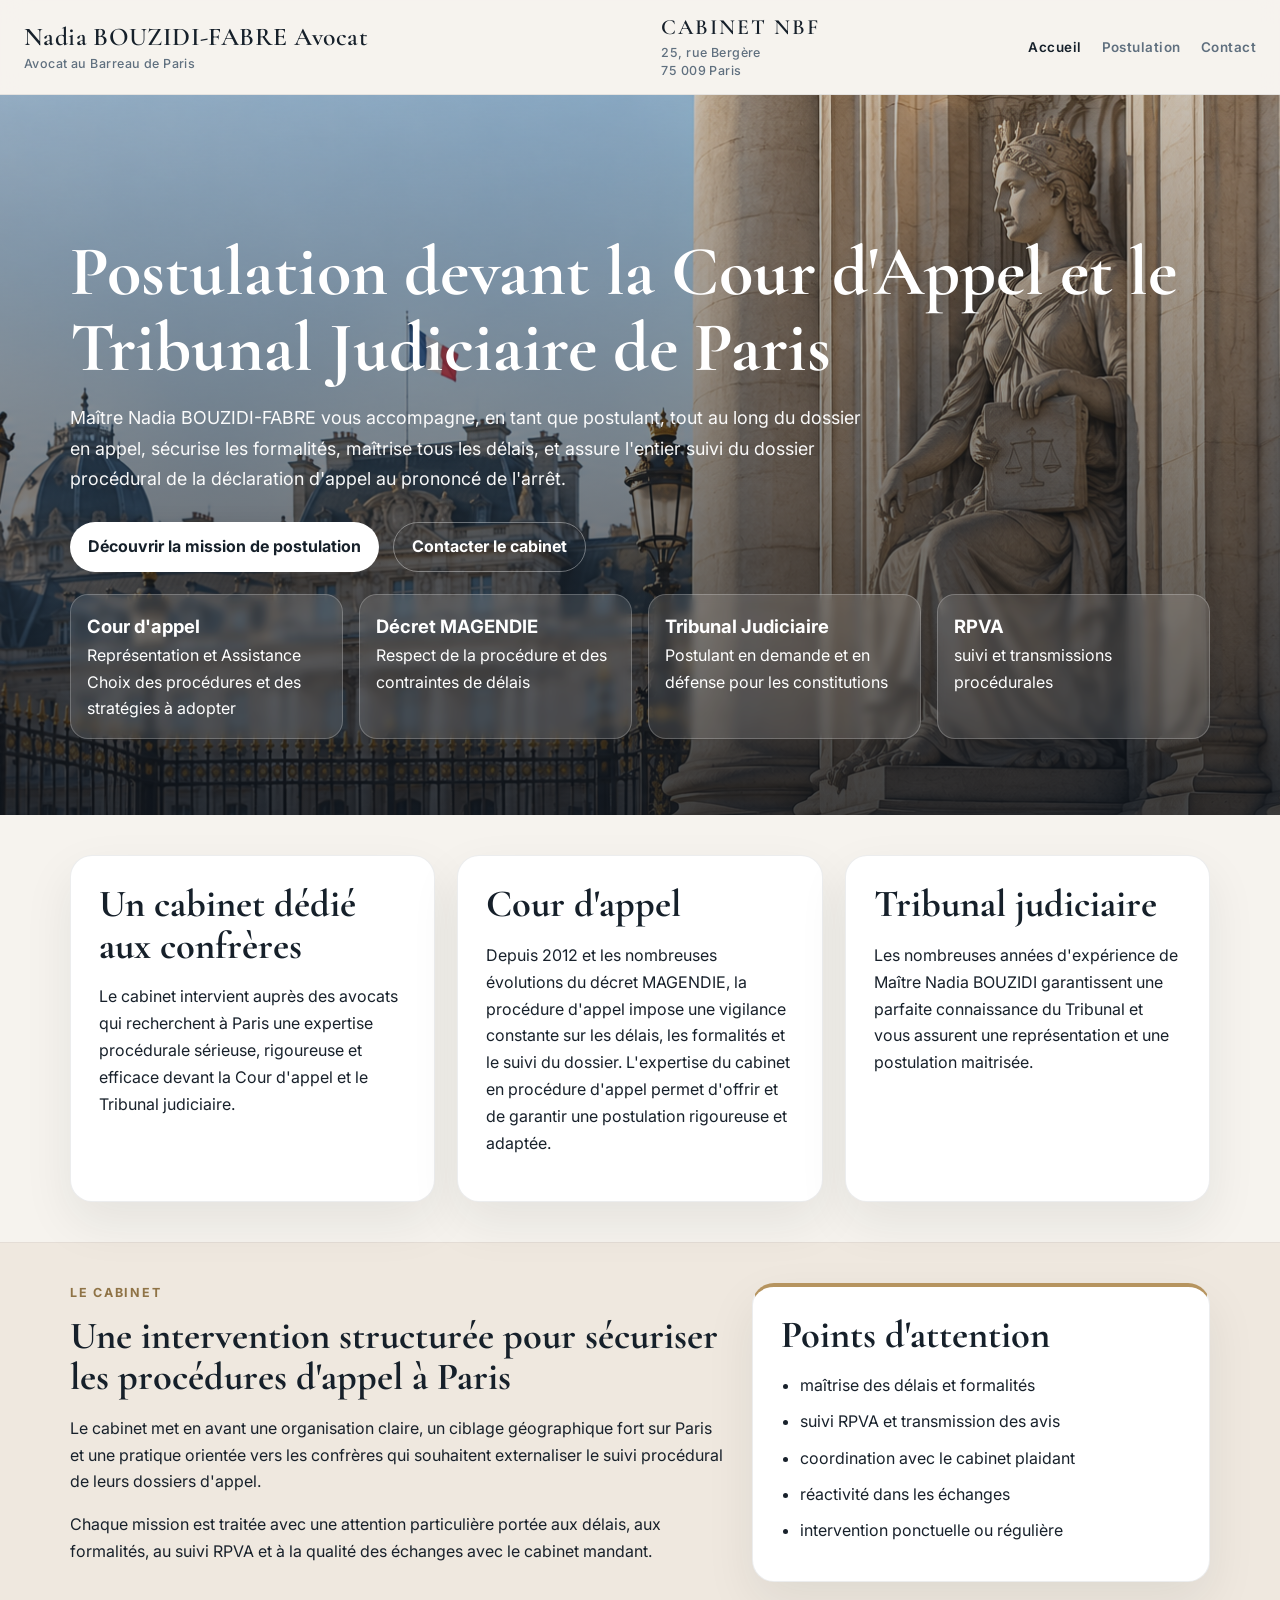
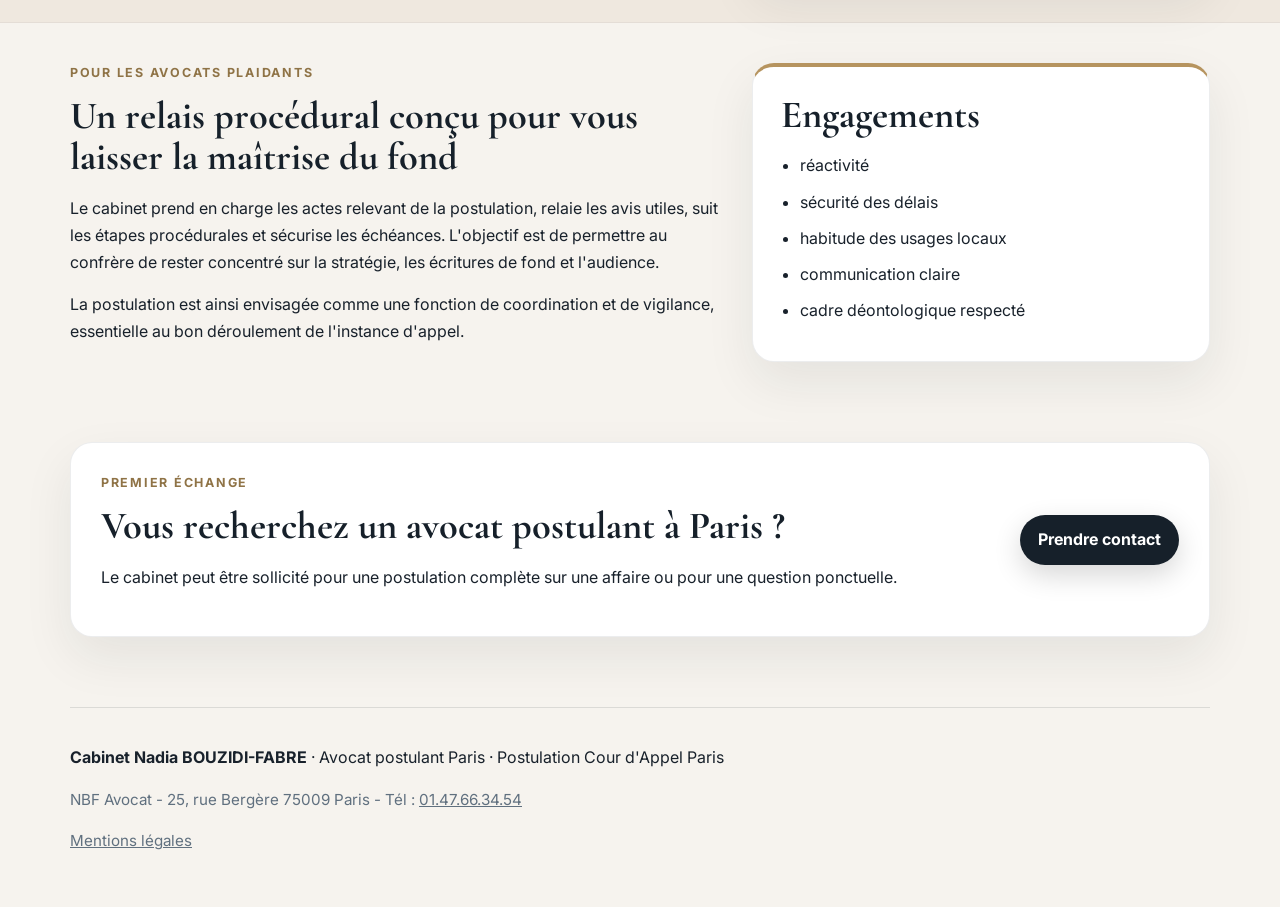
<file: index.html>
<!DOCTYPE html>
<html lang="fr">
<head>
  <meta charset="UTF-8">
  <meta name="viewport" content="width=device-width, initial-scale=1.0">
  <title>Avocat postulant Paris | Cour d'appel et Tribunal judiciaire | NBF Avocat</title>
  <meta name="description" content="NBF Avocat, cabinet de Nadia BOUZIDI-FABRE à Paris, accompagne les confrères en postulation devant la Cour d'appel et le Tribunal judiciaire de Paris : délais, actes, RPVA et suivi procédural.">
  <meta name="robots" content="index,follow">
  <link rel="canonical" href="https://nbf-avocat.fr/">
  <meta property="og:title" content="NBF Avocat | Postulation Cour d'appel et Tribunal judiciaire de Paris">
  <meta property="og:description" content="Postulation à Paris pour les confrères : procédure d'appel, délais, actes, RPVA et représentation devant le Tribunal judiciaire.">
  <meta property="og:type" content="website">
  <meta property="og:url" content="https://nbf-avocat.fr/">
  <meta property="og:image" content="https://nbf-avocat.fr/images/banniere-postulation-paris.png">
  <meta name="twitter:card" content="summary_large_image">
  <meta name="theme-color" content="#16202a">
  <link rel="preconnect" href="https://fonts.googleapis.com">
  <link rel="preconnect" href="https://fonts.gstatic.com" crossorigin>
  <link href="https://fonts.googleapis.com/css2?family=Cormorant+Garamond:wght@500;600;700&family=Inter:wght@400;500;600;700&display=swap" rel="stylesheet">
  <link rel="stylesheet" href="style.css">
  <script type="application/ld+json">
  {
    "@context":"https://schema.org",
    "@type":"LegalService",
    "name":"NBF Avocat – Nadia BOUZIDI-FABRE",
    "url":"https://nbf-avocat.fr/",
    "image":"https://nbf-avocat.fr/images/banniere-postulation-paris.png",
    "telephone":"+33 1 47 66 34 54",
    "address":{
      "@type":"PostalAddress",
      "streetAddress":"25, rue Bergère",
      "postalCode":"75009",
      "addressLocality":"Paris",
      "addressCountry":"FR"
    },
    "areaServed":{"@type":"City","name":"Paris"},
    "description":"Cabinet d'avocat à Paris intervenant pour les confrères en postulation devant la Cour d'appel et le Tribunal judiciaire de Paris.",
    "serviceType":[
      "Postulation Cour d'appel de Paris",
      "Postulation Tribunal judiciaire de Paris",
      "Procédure d'appel",
      "Suivi RPVA",
      "Représentation et assistance"
    ]
  }
  </script>
</head>
<body>
  <header class="site-header">
    <div class="header-inner">
      <div class="header-identity">
        <span class="header-name">Nadia BOUZIDI-FABRE Avocat</span>
        <span class="header-subtitle">Avocat au Barreau de Paris</span>
      </div>

      <div class="header-office">
        <span class="header-office-name">CABINET NBF</span>
        <span class="header-address">25, rue Bergère<br>75 009 Paris</span>
      </div>


      <nav class="nav" aria-label="Navigation principale">
        <a class="active" href="index.html">Accueil</a>
        <a href="postulation-cour-appel-paris.html">Postulation</a>
        <a href="contact-avocat-postulant-paris.html">Contact</a>
      </nav>
    </div>
  </header>
  <main>
    <section class="hero">
      <div class="hero-media">
        <img src="images/banniere-postulation-paris.png" alt="NBF Avocat, cabinet de postulation devant la Cour d’appel et le Tribunal judiciaire de Paris" fetchpriority="high" decoding="async">
      </div>
      <div class="container hero-content">
        <p class="eyebrow"></p>
        <h1>Postulation devant la Cour d'Appel et le Tribunal Judiciaire de Paris</h1>
        <p class="lead">Maître Nadia BOUZIDI-FABRE vous accompagne, en tant que postulant, tout au long du dossier en appel, sécurise les formalités, maîtrise tous les délais, et assure l'entier suivi du dossier procédural de la déclaration d'appel au prononcé de l'arrêt.</p>
        <div class="hero-actions">
          <a class="button primary" href="postulation-cour-appel-paris.html">Découvrir la mission de postulation</a>
          <a class="button secondary" href="contact-avocat-postulant-paris.html">Contacter le cabinet</a>
        </div>
        <div class="grid-kpis">
          <div class="kpi"><strong>Cour d'appel</strong><span>Représentation et Assistance<BR>Choix des procédures et des stratégies à adopter</span></div>
          <div class="kpi"><strong>Décret MAGENDIE</strong><span>Respect de la procédure et des contraintes de délais</span></div>
          <div class="kpi"><strong>Tribunal Judiciaire</strong><span>Postulant en demande et en défense pour les constitutions</span></div>
          <div class="kpi"><strong>RPVA</strong><span>suivi et transmissions procédurales</span></div>
        </div>
      </div>
    </section>

    <section class="section">
      <div class="container cards three">
        <article class="card"><h2>Un cabinet dédié aux confrères</h2><p>Le cabinet intervient auprès des avocats qui recherchent à Paris une expertise procédurale sérieuse, rigoureuse et efficace devant la Cour d'appel et le Tribunal judiciaire.</p></article>
        <article class="card"><h2>Cour d'appel</h2><p>Depuis 2012 et les nombreuses évolutions du décret MAGENDIE, la procédure d'appel impose une vigilance constante sur les délais, les formalités et le suivi du dossier. L'expertise du cabinet en procédure d'appel permet d'offrir et de garantir une postulation rigoureuse et adaptée.</p></article>
        <article class="card"><h2>Tribunal judiciaire</h2><p>Les nombreuses années d'expérience de Maître Nadia BOUZIDI garantissent une parfaite connaissance du Tribunal et vous assurent une représentation et une postulation maitrisée.</p></article>
      </div>
    </section>

    <section class="section alt">
      <div class="container split">
        <div>
          <p class="eyebrow">Le cabinet</p>
          <h2>Une intervention structurée pour sécuriser les procédures d'appel à Paris</h2>
          <p>Le cabinet met en avant une organisation claire, un ciblage géographique fort sur Paris et une pratique orientée vers les confrères qui souhaitent externaliser le suivi procédural de leurs dossiers d'appel.</p>
          <p>Chaque mission est traitée avec une attention particulière portée aux délais, aux formalités, au suivi RPVA et à la qualité des échanges avec le cabinet mandant.</p>
        </div>
        <aside class="panel">
          <h2>Points d'attention</h2>
          <ul class="plain-list">
            <li>maîtrise des délais et formalités</li>
            <li>suivi RPVA et transmission des avis</li>
            <li>coordination avec le cabinet plaidant</li>
            <li>réactivité dans les échanges</li>
            <li>intervention ponctuelle ou régulière</li>
          </ul>
        </aside>
      </div>
    </section>

    <section class="section">
      <div class="container split">
        <div>
          <p class="eyebrow">Pour les avocats plaidants</p>
          <h2>Un relais procédural conçu pour vous laisser la maîtrise du fond</h2>
          <p>Le cabinet prend en charge les actes relevant de la postulation, relaie les avis utiles, suit les étapes procédurales et sécurise les échéances. L'objectif est de permettre au confrère de rester concentré sur la stratégie, les écritures de fond et l'audience.</p>
          <p>La postulation est ainsi envisagée comme une fonction de coordination et de vigilance, essentielle au bon déroulement de l'instance d'appel.</p>
        </div>
        <div class="panel">
          <h2>Engagements</h2>
          <ul class="plain-list">
            <li>réactivité</li>
            <li>sécurité des délais</li>
            <li>habitude des usages locaux</li>
            <li>communication claire</li>
            <li>cadre déontologique respecté</li>
          </ul>
        </div>
      </div>
    </section>
<!--
    <section class="section alt">
      <div class="container faq">
        <h2>Questions fréquentes</h2>
        <div class="faq-item"><h3>Le cabinet travaille-t-il principalement pour des confrères ?</h3><p>Oui. Le site est conçu pour les avocats qui recherchent à Paris un postulant en cour d'appel ou un relais procédural local sur un dossier d'appel.</p></div>
        <div class="faq-item"><h3>Que couvre la mission de postulation ?</h3><p>La mission couvre les formalités procédurales confiées au cabinet, le suivi des délais, les transmissions utiles, le suivi RPVA et l'information du confrère mandant sur l'avancement du dossier.</p></div>
        <div class="faq-item"><h3>Le cabinet peut-il intervenir sur une mission ponctuelle ?</h3><p>Oui. Le cabinet peut être sollicité pour une postulation ponctuelle comme pour une collaboration plus régulière selon les besoins du confrère.</p></div>
      </div>
    </section>
-->
    <section class="section cta">
      <div class="container cta-box">
        <div>
          <p class="eyebrow">Premier échange</p>
          <h2>Vous recherchez un avocat postulant à Paris ?</h2>
          <p>Le cabinet peut être sollicité pour une postulation complète sur une affaire ou pour une question ponctuelle.</p>
        </div>
        <a class="button primary" href="contact-avocat-postulant-paris.html">Prendre contact</a>
      </div>
    </section>
  </main>
  <footer class="site-footer">
    <div class="container footer-wrap">
      <p><strong>Cabinet Nadia BOUZIDI-FABRE</strong> · Avocat postulant Paris · Postulation Cour d'Appel Paris</p>
      <p class="small">NBF Avocat - 25, rue Bergère 75009 Paris - Tél : <a href="tel:+33147663454">01.47.66.34.54</a></p>
      <p class="small"><a href="mentions-legales.html">Mentions légales</a></p>
    </div>
  </footer>
</body>
</html>
</file>
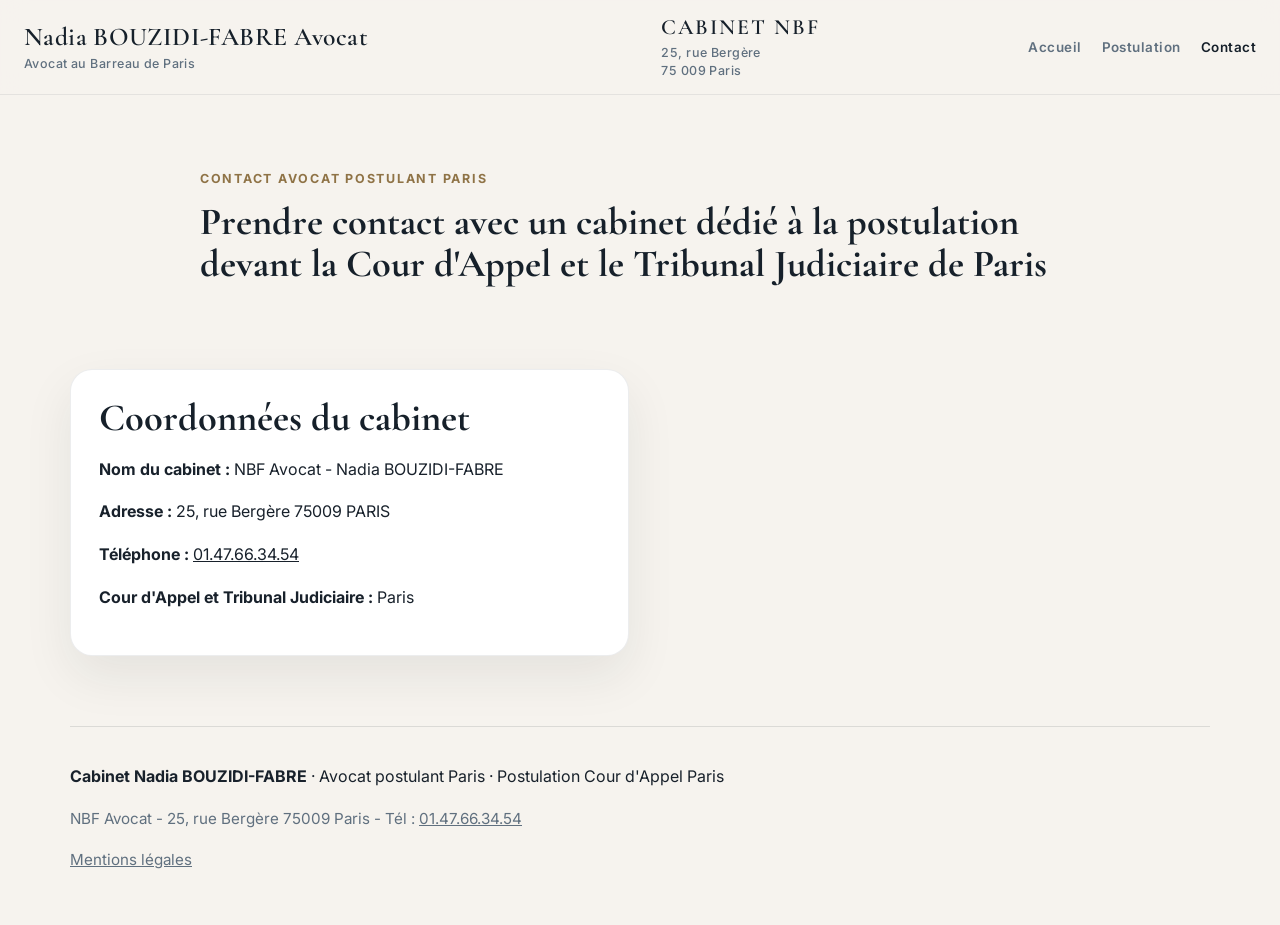
<file: contact-avocat-postulant-paris.html>
<!DOCTYPE html>
<html lang="fr">
<head>
  <meta charset="UTF-8">
  <meta name="viewport" content="width=device-width, initial-scale=1.0">
  <title>Contact NBF Avocat | Avocat postulant Paris</title>
  <meta name="description" content="Contacter NBF Avocat – Nadia BOUZIDI-FABRE, 25 rue Bergère, 75009 Paris, pour une postulation devant la Cour d'appel ou le Tribunal judiciaire de Paris.">
  <meta name="robots" content="index,follow">
  <link rel="canonical" href="https://nbf-avocat.fr/contact-avocat-postulant-paris.html">
  <meta property="og:title" content="Contact NBF Avocat | Postulation à Paris">
  <meta property="og:description" content="Coordonnées du cabinet NBF Avocat de Nadia BOUZIDI-FABRE à Paris pour les dossiers de postulation devant la Cour d'appel et le Tribunal judiciaire.">
  <meta property="og:type" content="website">
  <meta property="og:image" content="https://nbf-avocat.fr/images/banniere-postulation-paris.png">
  <meta property="og:url" content="https://nbf-avocat.fr/contact-avocat-postulant-paris.html">
  <meta name="twitter:card" content="summary_large_image">
  <meta name="theme-color" content="#16202a">
  <link rel="preconnect" href="https://fonts.googleapis.com">
  <link rel="preconnect" href="https://fonts.gstatic.com" crossorigin>
  <link href="https://fonts.googleapis.com/css2?family=Cormorant+Garamond:wght@500;600;700&family=Inter:wght@400;500;600;700&display=swap" rel="stylesheet">
  <link rel="stylesheet" href="style.css">
  <script type="application/ld+json">
  {
    "@context":"https://schema.org",
    "@type":"ContactPage",
    "name":"Contact NBF Avocat | Postulation à Paris",
    "description":"Contacter NBF Avocat – Nadia BOUZIDI-FABRE, 25 rue Bergère, 75009 Paris, pour une postulation devant la Cour d'appel ou le Tribunal judiciaire de Paris.",
    "url":"https://nbf-avocat.fr/contact-avocat-postulant-paris.html",
    "isPartOf":{
      "@type":"WebSite",
      "name":"NBF Avocat",
      "url":"https://nbf-avocat.fr/"
    },
    "about":{
      "@type":"LegalService",
      "name":"NBF Avocat – Nadia BOUZIDI-FABRE",
      "telephone":"+33 1 47 66 34 54",
      "address":{
        "@type":"PostalAddress",
        "streetAddress":"25, rue Bergère",
        "postalCode":"75009",
        "addressLocality":"Paris",
        "addressCountry":"FR"
      }
    }
  }
  </script>
</head>
<body>
  <header class="site-header">
    <div class="header-inner">
      <div class="header-identity">
        <span class="header-name">Nadia BOUZIDI-FABRE Avocat</span>
        <span class="header-subtitle">Avocat au Barreau de Paris</span>
      </div>

      <div class="header-office">
        <span class="header-office-name">CABINET NBF</span>
        <span class="header-address">25, rue Bergère<br>75 009 Paris</span>
      </div>


      <nav class="nav" aria-label="Navigation principale">
        <a href="index.html">Accueil</a>
        <a href="postulation-cour-appel-paris.html">Postulation</a>
        <a class="active" href="contact-avocat-postulant-paris.html">Contact</a>
      </nav>
    </div>
  </header>
  <main>
    <section class="page-hero">
      <div class="container narrow">
        <p class="eyebrow">Contact avocat postulant Paris</p>
        <h2>Prendre contact avec un cabinet dédié à la postulation devant la Cour d'Appel et le Tribunal Judiciaire de Paris</h2>
        <p class="lead"></p>
      </div>
    </section>

    <section class="section">
      <div class="container cards two">
        <article class="card">
          <h2>Coordonnées du cabinet</h2>
          <p><strong>Nom du cabinet :</strong> NBF Avocat - Nadia BOUZIDI-FABRE</p>
          <p><strong>Adresse :</strong> 25, rue Bergère 75009 PARIS</p>
          <p><strong>Téléphone :</strong> <a href="tel:+33147663454">01.47.66.34.54</a></p>
          <p><strong>Cour d'Appel et Tribunal Judiciaire :</strong> Paris</p>
        </article>
<!--
        <article class="card">
          <h2>Informations utiles</h2>
          <ul class="plain-list">
            <li>nom exact du cabinet et logo</li>
            <li>adresse parisienne complète</li>
            <li>numéro de téléphone réel</li>
            <li>mentions légales et données ordinales</li>
            <li>politique de confidentialité si formulaire</li>
          </ul>
        </article>
-->
      </div>
    </section>
<!--
    <section class="section alt">
      <div class="container cards two">
        <article class="notice">
          <h2>Premier échange</h2>
          <p>Le cabinet répond aux demandes de confrères souhaitant confier une postulation devant la cour d'appel de Paris ou obtenir un appui procédural sur un dossier en cours. Un premier échange permet de cerner le besoin, les délais utiles et les modalités pratiques de transmission.</p>
        </article>
        <article class="notice">
          <h2>Modalités de contact</h2>
          <p>Cette page peut accueillir, selon les préférences du cabinet, un simple affichage des coordonnées, un formulaire de contact ou des informations complémentaires sur les horaires et le mode de transmission des dossiers.</p>
        </article>
      </div>
    </section>
-->
  </main>
  <footer class="site-footer">
    <div class="container footer-wrap">
      <p><strong>Cabinet Nadia BOUZIDI-FABRE</strong> · Avocat postulant Paris · Postulation Cour d'Appel Paris</p>
      <p class="small">NBF Avocat - 25, rue Bergère 75009 Paris - Tél : <a href="tel:+33147663454">01.47.66.34.54</a></p>
      <p class="small"><a href="mentions-legales.html">Mentions légales</a></p>
    </div>
  </footer>
</body>
</html>
</file>
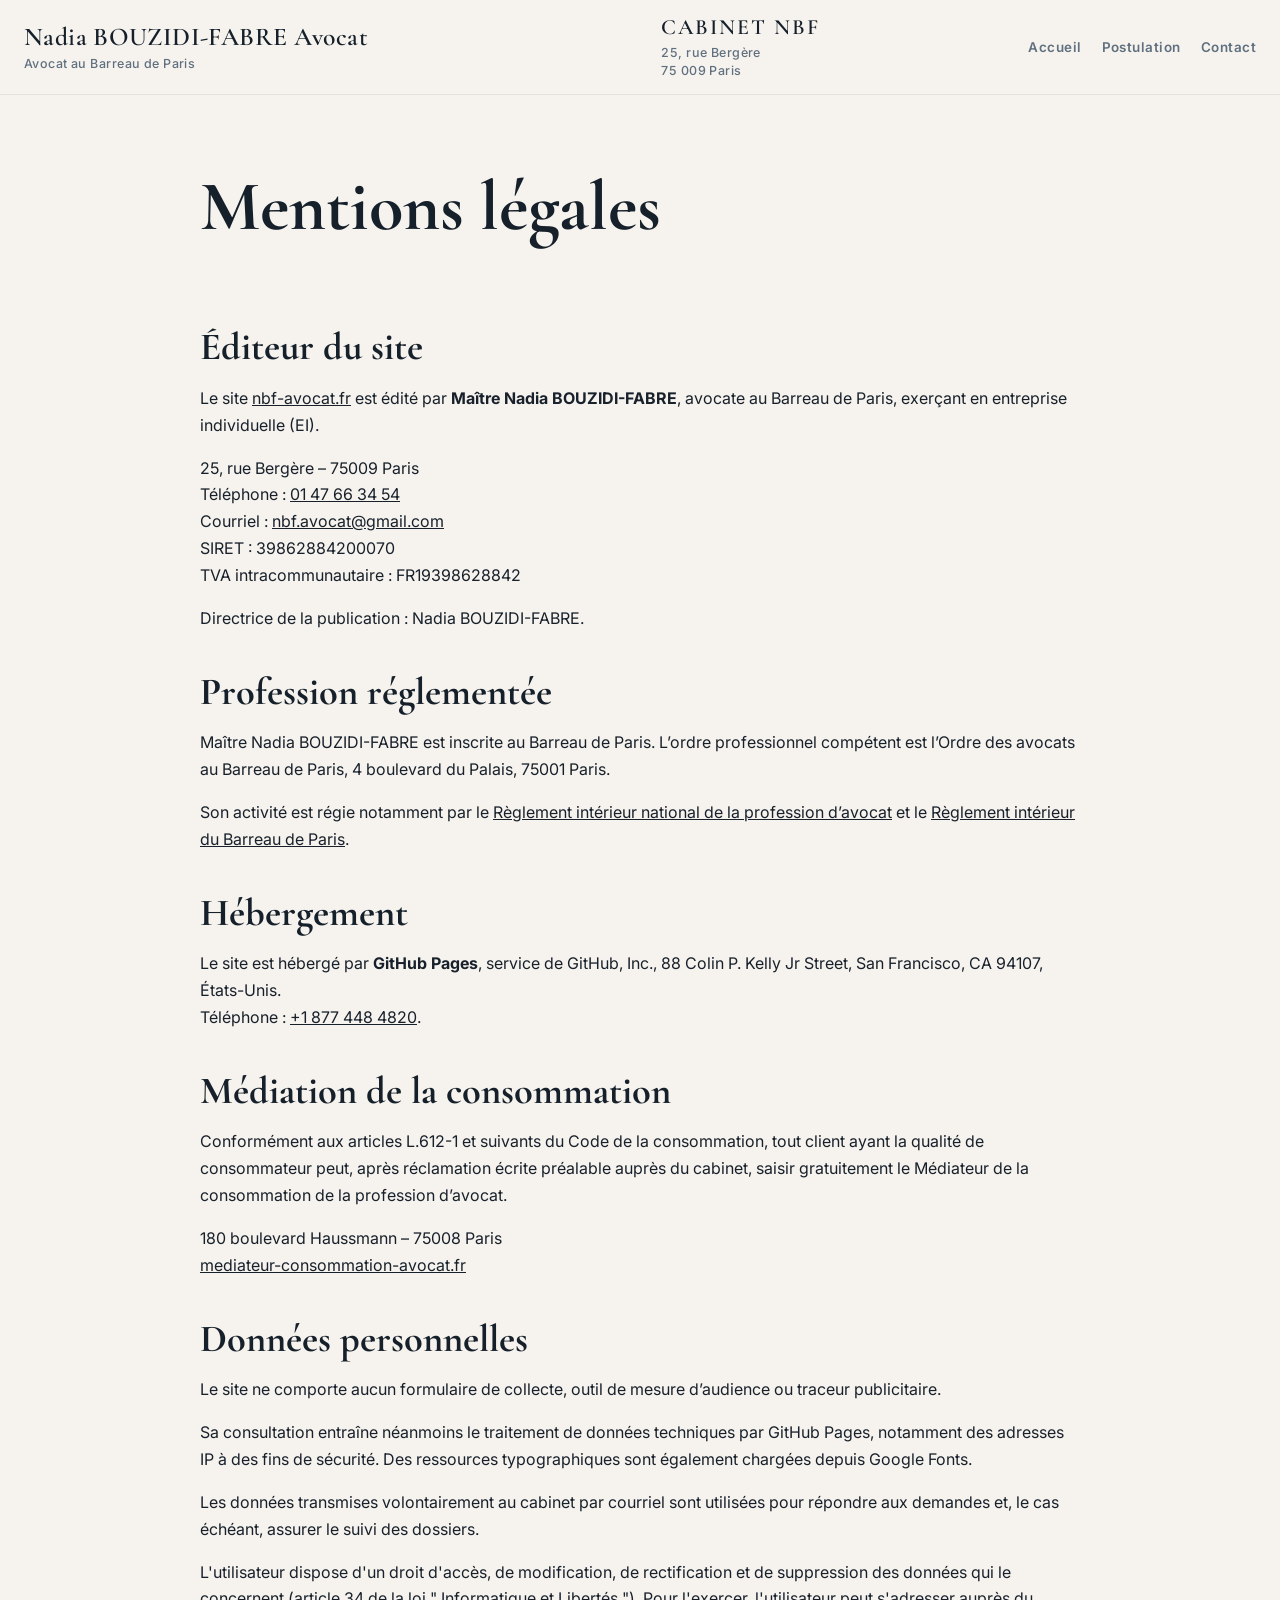
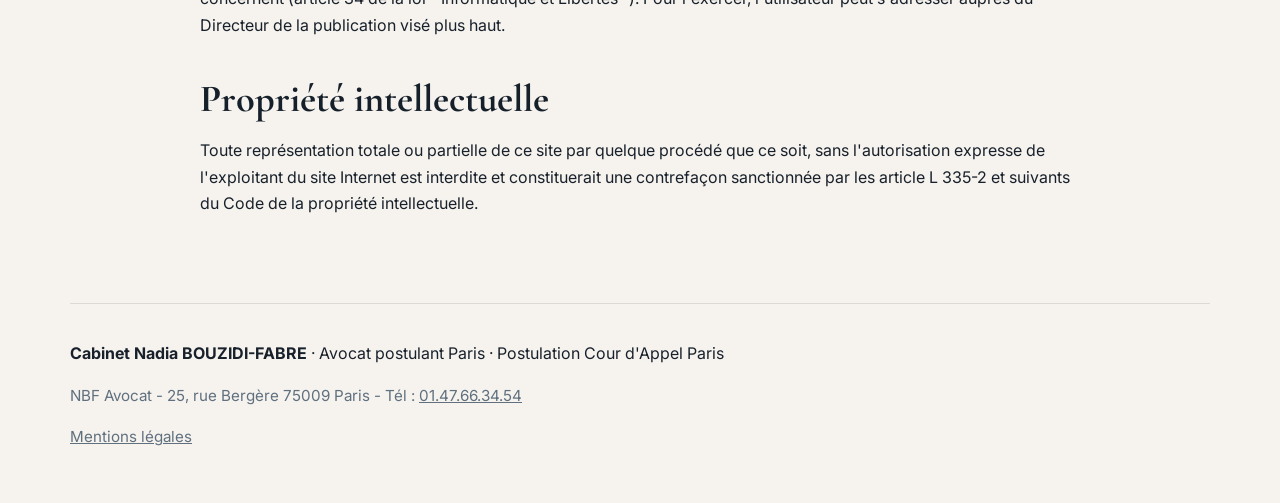
<file: mentions-legales.html>
<!DOCTYPE html>
<html lang="fr">
<head>
  <meta charset="UTF-8">
  <meta name="viewport" content="width=device-width, initial-scale=1.0">
  <title>Mentions légales | Nadia BOUZIDI-FABRE — Avocate à Paris</title>
  <meta name="description" content="Mentions légales du site de Maître Nadia BOUZIDI-FABRE, avocate au Barreau de Paris : coordonnées professionnelles, hébergement, déontologie et confidentialité.">
  <meta name="robots" content="index,follow">
  <link rel="canonical" href="https://nbf-avocat.fr/mentions-legales.html">
  <meta property="og:title" content="Mentions légales | Nadia BOUZIDI-FABRE — Avocate à Paris">
  <meta property="og:description" content="Mentions légales du site de Maître Nadia BOUZIDI-FABRE, avocate au Barreau de Paris : coordonnées professionnelles, hébergement, déontologie et confidentialité.">
  <meta property="og:type" content="website">
  <meta property="og:url" content="https://nbf-avocat.fr/mentions-legales.html">
  <meta property="og:image" content="https://nbf-avocat.fr/images/banniere-postulation-paris.png">
  <meta name="twitter:card" content="summary_large_image">
  <meta name="theme-color" content="#16202a">
  <link rel="preconnect" href="https://fonts.googleapis.com">
  <link rel="preconnect" href="https://fonts.gstatic.com" crossorigin>
  <link href="https://fonts.googleapis.com/css2?family=Cormorant+Garamond:wght@500;600;700&amp;family=Inter:wght@400;500;600;700&amp;display=swap" rel="stylesheet">
  <link rel="stylesheet" href="style.css">
</head>
<body>
  <header class="site-header">
    <div class="header-inner">
      <div class="header-identity">
        <span class="header-name">Nadia BOUZIDI-FABRE Avocat</span>
        <span class="header-subtitle">Avocat au Barreau de Paris</span>
      </div>

      <div class="header-office">
        <span class="header-office-name">CABINET NBF</span>
        <span class="header-address">25, rue Bergère<br>75 009 Paris</span>
      </div>


      <nav class="nav" aria-label="Navigation principale">
        <a href="index.html">Accueil</a>
        <a href="postulation-cour-appel-paris.html">Postulation</a>
        <a href="contact-avocat-postulant-paris.html">Contact</a>
      </nav>
    </div>
  </header>
  <main class="legal-page">
    <section class="page-hero">
      <div class="container legal-content">
        <h1>Mentions légales</h1>
      </div>
    </section>
    <section class="section">
      <div class="container legal-content">
        <section class="legal-section" aria-labelledby="legal-1">
          <h2 id="legal-1">Éditeur du site</h2>
          <p>Le site <a href="https://nbf-avocat.fr">nbf-avocat.fr</a> est édité par <strong>Maître Nadia BOUZIDI-FABRE</strong>, avocate au Barreau de Paris, exerçant en entreprise individuelle (EI).</p>
          <p>25, rue Bergère – 75009 Paris<br>
          Téléphone : <a href="tel:+33147663454">01 47 66 34 54</a><br>
          Courriel : <a href="mailto:nbf.avocat@gmail.com">nbf.avocat@gmail.com</a><br>
          SIRET : 39862884200070<br>
          TVA intracommunautaire : FR19398628842</p>
          <p>Directrice de la publication : Nadia BOUZIDI-FABRE.</p>
        </section>
        <section class="legal-section" aria-labelledby="legal-2">
          <h2 id="legal-2">Profession réglementée</h2>
          <p>Maître Nadia BOUZIDI-FABRE est inscrite au Barreau de Paris. L’ordre professionnel compétent est l’Ordre des avocats au Barreau de Paris, 4 boulevard du Palais, 75001 Paris.</p>
          <p>Son activité est régie notamment par le <a href="https://www.cnb.avocat.fr/fr/reglement-interieur-national-de-la-profession-davocat-rin">Règlement intérieur national de la profession d’avocat</a> et le <a href="https://codedeonto.avocatparis.org/ribp">Règlement intérieur du Barreau de Paris</a>.</p>
        </section>
        <section class="legal-section" aria-labelledby="legal-3">
          <h2 id="legal-3">Hébergement</h2>
          <p>Le site est hébergé par <strong>GitHub Pages</strong>, service de GitHub, Inc., 88 Colin P. Kelly Jr Street, San Francisco, CA 94107, États-Unis.<br>
          Téléphone : <a href="tel:+18774484820">+1 877 448 4820</a>.</p>
        </section>
        <section class="legal-section" aria-labelledby="legal-4">
          <h2 id="legal-4">Médiation de la consommation</h2>
          <p>Conformément aux articles L.612-1 et suivants du Code de la consommation, tout client ayant la qualité de consommateur peut, après réclamation écrite préalable auprès du cabinet, saisir gratuitement le Médiateur de la consommation de la profession d’avocat.</p>
          <p>180 boulevard Haussmann – 75008 Paris<br>
          <a href="https://mediateur-consommation-avocat.fr/">mediateur-consommation-avocat.fr</a></p>
        </section>
        <section class="legal-section" aria-labelledby="legal-5">
          <h2 id="legal-5">Données personnelles</h2>
          <p>Le site ne comporte aucun formulaire de collecte, outil de mesure d’audience ou traceur publicitaire.</p>
          <p>Sa consultation entraîne néanmoins le traitement de données techniques par GitHub Pages, notamment des adresses IP à des fins de sécurité. Des ressources typographiques sont également chargées depuis Google Fonts.</p>
          <p>Les données transmises volontairement au cabinet par courriel sont utilisées pour répondre aux demandes et, le cas échéant, assurer le suivi des dossiers.</p>
          <p>L'utilisateur dispose d'un droit d'accès, de modification, de rectification et de suppression des données qui le concernent (article 34 de la loi " Informatique et Libertés "). Pour l'exercer, l'utilisateur peut s'adresser auprès du Directeur de la publication visé plus haut.</p>
        </section>
        <section class="legal-section" aria-labelledby="legal-6">
          <h2 id="legal-6">Propriété intellectuelle</h2>
          <p>Toute représentation totale ou partielle de ce site par quelque procédé que ce soit, sans l'autorisation expresse de l'exploitant du site Internet est interdite et constituerait une contrefaçon sanctionnée par les article L 335-2 et suivants du Code de la propriété intellectuelle.</p>
        </section>
      </div>
    </section>
  </main>
  <footer class="site-footer">
    <div class="container footer-wrap">
      <p><strong>Cabinet Nadia BOUZIDI-FABRE</strong> · Avocat postulant Paris · Postulation Cour d'Appel Paris</p>
      <p class="small">NBF Avocat - 25, rue Bergère 75009 Paris - Tél : <a href="tel:+33147663454">01.47.66.34.54</a></p>
      <p class="small"><a href="mentions-legales.html">Mentions légales</a></p>
    </div>
  </footer>
</body>
</html>
</file>
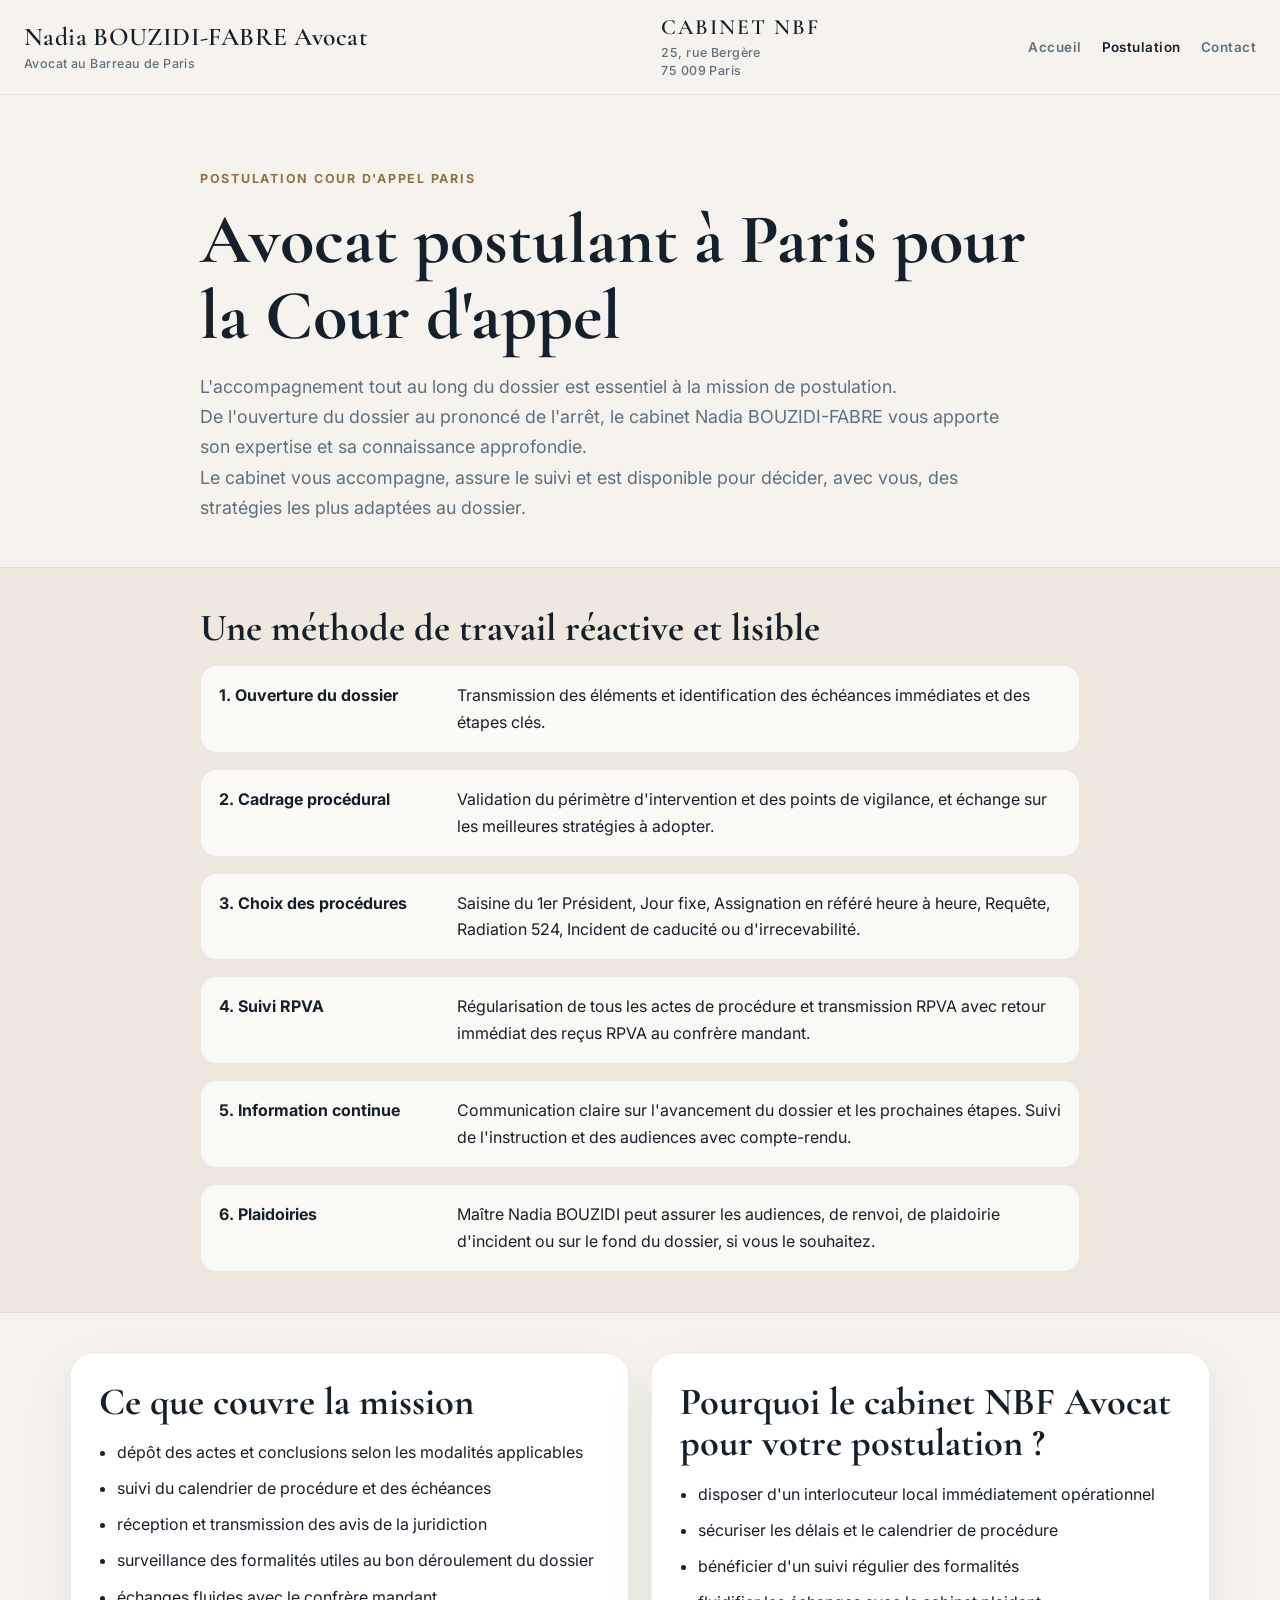
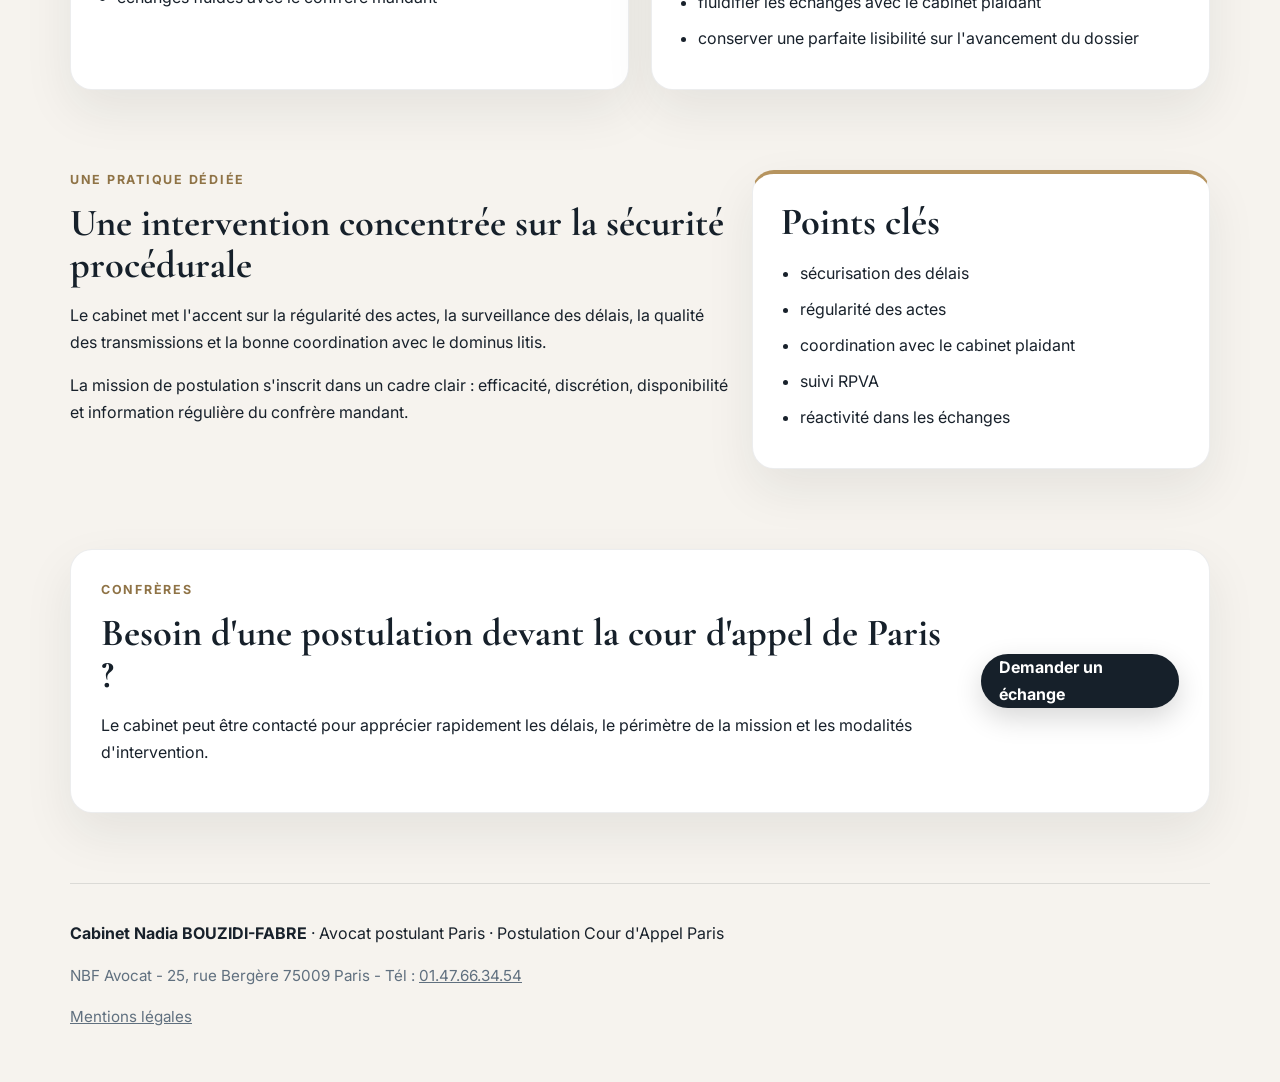
<file: postulation-cour-appel-paris.html>
<!DOCTYPE html>
<html lang="fr">
<head>
  <meta charset="UTF-8">
  <meta name="viewport" content="width=device-width, initial-scale=1.0">
  <title>Postulation Cour d'appel Paris | NBF Avocat – Nadia BOUZIDI-FABRE</title>
  <meta name="description" content="NBF Avocat accompagne les confrères en postulation devant la Cour d'appel de Paris : ouverture du dossier, stratégie procédurale, RPVA, incidents, suivi et audiences.">
  <meta name="robots" content="index,follow">
  <link rel="canonical" href="https://nbf-avocat.fr/postulation-cour-appel-paris.html">
  <meta property="og:title" content="Postulation devant la Cour d'appel de Paris | NBF Avocat">
  <meta property="og:description" content="Nadia BOUZIDI-FABRE accompagne les confrères tout au long de la procédure d'appel à Paris, du cadrage procédural au suivi RPVA et aux audiences.">
  <meta property="og:type" content="website">
  <meta property="og:image" content="https://nbf-avocat.fr/images/banniere-postulation-paris.png">
  <meta property="og:url" content="https://nbf-avocat.fr/postulation-cour-appel-paris.html">
  <meta name="twitter:card" content="summary_large_image">
  <meta name="theme-color" content="#16202a">
  <link rel="preconnect" href="https://fonts.googleapis.com">
  <link rel="preconnect" href="https://fonts.gstatic.com" crossorigin>
  <link href="https://fonts.googleapis.com/css2?family=Cormorant+Garamond:wght@500;600;700&family=Inter:wght@400;500;600;700&display=swap" rel="stylesheet">
  <link rel="stylesheet" href="style.css">
  <script type="application/ld+json">
  {
    "@context":"https://schema.org",
    "@type":"WebPage",
    "name":"Postulation devant la Cour d'appel de Paris | NBF Avocat",
    "description":"NBF Avocat accompagne les confrères en postulation devant la Cour d'appel de Paris : ouverture du dossier, stratégie procédurale, RPVA, incidents, suivi et audiences.",
    "url":"https://nbf-avocat.fr/postulation-cour-appel-paris.html",
    "isPartOf":{
      "@type":"WebSite",
      "name":"NBF Avocat",
      "url":"https://nbf-avocat.fr/"
    },
    "about":{
      "@type":"LegalService",
      "name":"NBF Avocat – Nadia BOUZIDI-FABRE",
      "telephone":"+33 1 47 66 34 54",
      "address":{
        "@type":"PostalAddress",
        "streetAddress":"25, rue Bergère",
        "postalCode":"75009",
        "addressLocality":"Paris",
        "addressCountry":"FR"
      }
    }
  }
  </script>
</head>
<body>
  <header class="site-header">
    <div class="header-inner">
      <div class="header-identity">
        <span class="header-name">Nadia BOUZIDI-FABRE Avocat</span>
        <span class="header-subtitle">Avocat au Barreau de Paris</span>
      </div>

      <div class="header-office">
        <span class="header-office-name">CABINET NBF</span>
        <span class="header-address">25, rue Bergère<br>75 009 Paris</span>
      </div>


      <nav class="nav" aria-label="Navigation principale">
        <a href="index.html">Accueil</a>
        <a class="active" href="postulation-cour-appel-paris.html">Postulation</a>
        <a href="contact-avocat-postulant-paris.html">Contact</a>
      </nav>
    </div>
  </header>
  <main>
    <section class="page-hero">
      <div class="container narrow">
        <p class="eyebrow">Postulation Cour d'appel Paris</p>
        <h1>Avocat postulant à Paris pour la Cour d'appel</h1>
        <p class="lead">L'accompagnement tout au long du dossier est essentiel à la mission de postulation.<BR>De l'ouverture du dossier au prononcé de l'arrêt, le cabinet Nadia BOUZIDI-FABRE vous apporte son expertise et sa connaissance approfondie.<BR>Le cabinet vous accompagne, assure le suivi et est disponible pour décider, avec vous, des stratégies les plus adaptées au dossier.</p>
      </div>
    </section>

    <section class="section alt">
      <div class="container narrow">
        <h2>Une méthode de travail réactive et lisible</h2>
        <div class="timeline">
          <div class="step"><strong>1. Ouverture du dossier</strong><span>Transmission des éléments et identification des échéances immédiates et des étapes clés.</span></div>
          <div class="step"><strong>2. Cadrage procédural</strong><span>Validation du périmètre d'intervention et des points de vigilance, et échange sur les meilleures stratégies à adopter.</span></div>
          <div class="step"><strong>3. Choix des procédures</strong><span>Saisine du 1er Président, Jour fixe, Assignation en référé heure à heure, Requête, Radiation 524, Incident de caducité ou d'irrecevabilité.</span></div>
          <div class="step"><strong>4. Suivi RPVA</strong><span>Régularisation de tous les actes de procédure et transmission RPVA avec retour immédiat des reçus RPVA au confrère mandant.</span></div>
          <div class="step"><strong>5. Information continue</strong><span>Communication claire sur l'avancement du dossier et les prochaines étapes. Suivi de l'instruction et des audiences avec compte-rendu.</span></div>
          <div class="step"><strong>6. Plaidoiries</strong><span>Maître Nadia BOUZIDI peut assurer les audiences, de renvoi, de plaidoirie d'incident ou sur le fond du dossier, si vous le souhaitez.</span></div>
        </div>
      </div>
    </section>


    <section class="section">
      <div class="container cards two">
        <article class="card">
          <h2>Ce que couvre la mission</h2>
          <ul class="plain-list">
            <li>dépôt des actes et conclusions selon les modalités applicables</li>
            <li>suivi du calendrier de procédure et des échéances</li>
            <li>réception et transmission des avis de la juridiction</li>
            <li>surveillance des formalités utiles au bon déroulement du dossier</li>
            <li>échanges fluides avec le confrère mandant</li>
          </ul>
        </article>
        <article class="card">
          <h2>Pourquoi le cabinet NBF Avocat pour votre postulation ?</h2>
          <ul class="plain-list">
            <li>disposer d'un interlocuteur local immédiatement opérationnel</li>
            <li>sécuriser les délais et le calendrier de procédure</li>
            <li>bénéficier d'un suivi régulier des formalités</li>
            <li>fluidifier les échanges avec le cabinet plaidant</li>
            <li>conserver une parfaite lisibilité sur l'avancement du dossier</li>
          </ul>
        </article>
      </div>
    </section>


    <section class="section">
      <div class="container split">
        <div>
          <p class="eyebrow">Une pratique dédiée</p>
          <h2>Une intervention concentrée sur la sécurité procédurale</h2>
          <p>Le cabinet met l'accent sur la régularité des actes, la surveillance des délais, la qualité des transmissions et la bonne coordination avec le dominus litis.</p>
          <p>La mission de postulation s'inscrit dans un cadre clair : efficacité, discrétion, disponibilité et information régulière du confrère mandant.</p>
        </div>
        <aside class="panel">
          <h2>Points clés</h2>
          <ul class="plain-list">
            <li>sécurisation des délais</li>
            <li>régularité des actes</li>
            <li>coordination avec le cabinet plaidant</li>
            <li>suivi RPVA</li>
            <li>réactivité dans les échanges</li>
          </ul>
        </aside>
      </div>
    </section>

    <section class="section cta">
      <div class="container cta-box">
        <div>
          <p class="eyebrow">Confrères</p>
          <h2>Besoin d'une postulation devant la cour d'appel de Paris ?</h2>
          <p>Le cabinet peut être contacté pour apprécier rapidement les délais, le périmètre de la mission et les modalités d'intervention.</p>
        </div>
        <a class="button primary" href="contact-avocat-postulant-paris.html">Demander un échange</a>
      </div>
    </section>
  </main>
  <footer class="site-footer">
    <div class="container footer-wrap">
      <p><strong>Cabinet Nadia BOUZIDI-FABRE</strong> · Avocat postulant Paris · Postulation Cour d'Appel Paris</p>
      <p class="small">NBF Avocat - 25, rue Bergère 75009 Paris - Tél : <a href="tel:+33147663454">01.47.66.34.54</a></p>
      <p class="small"><a href="mentions-legales.html">Mentions légales</a></p>
    </div>
  </footer>
</body>
</html>
</file>
<file: style.css>
:root{
  --bg:#f6f3ee; --paper:#ffffff; --ink:#18212b; --muted:#60707f; --navy:#16202a;
  --gold:#b6945f; --gold-dark:#8f7346; --line:#ddd2c6; --alt:#efe8df;
  --shadow:0 20px 50px rgba(24,33,43,.08); --radius:22px;
  --hero-overlay:linear-gradient(180deg, rgba(12,18,26,.22), rgba(12,18,26,.78));
}
*{box-sizing:border-box} html{scroll-behavior:smooth}
body{margin:0;background:var(--bg);color:var(--ink);font-family:"Inter",Arial,sans-serif;line-height:1.68}
a{color:inherit} img{max-width:100%;display:block}
.container{width:min(1140px, calc(100% - 32px)); margin:0 auto;}
.narrow{width:min(880px, 100%); margin:0 auto;}
.site-header{position:sticky;top:0;z-index:20;background:rgba(246,243,238,.93);backdrop-filter:blur(12px);border-bottom:1px solid rgba(24,33,43,.08)}
.nav-wrap{min-height:80px;display:flex;justify-content:space-between;align-items:center;gap:24px}
.brand{text-decoration:none;font-family:"Cormorant Garamond", serif;font-size:2rem;font-weight:700}
.nav{display:flex; gap:22px; flex-wrap:wrap;}
.nav a{text-decoration:none;color:var(--muted);font-weight:600}
.nav a:hover,.nav a.active{color:var(--navy)}
.hero{position:relative;min-height:80vh;display:flex;align-items:flex-end;overflow:hidden;background:var(--navy)}
.hero-media,.hero-media img{position:absolute;inset:0;width:100%;height:100%}
.hero-media img{object-fit:cover}
.hero::after{content:"";position:absolute;inset:0;background:var(--hero-overlay)}
.hero-content{position:relative;z-index:1;color:#fff;padding:92px 0 76px}
.page-hero{padding:74px 0 26px}
.eyebrow{margin:0 0 12px;text-transform:uppercase;letter-spacing:.14em;font-size:.78rem;font-weight:700;color:var(--gold-dark)}
.hero .eyebrow{color:#f2debb}
h1,h2,h3{margin:0 0 16px;line-height:1.08;color:var(--navy);font-family:"Cormorant Garamond", serif}
.hero h1{color:#fff}
h1{font-size:clamp(2.5rem, 5.5vw, 5rem)} h2{font-size:clamp(1.95rem, 3vw, 2.8rem)} h3{font-size:1.55rem}
.lead{font-size:1.12rem; max-width:800px;}
.hero .lead{color:rgba(255,255,255,.96)} .page-hero .lead{color:var(--muted)}
.section{padding:40px 0}
.section.alt{background:var(--alt);border-top:1px solid rgba(24,33,43,.05);border-bottom:1px solid rgba(24,33,43,.05)}
.cards{display:grid; gap:22px} .cards.two{grid-template-columns:repeat(2,1fr)} .cards.three{grid-template-columns:repeat(3,1fr)}
.card,.panel,.notice,.cta-box,.faq{background:var(--paper);border:1px solid rgba(24,33,43,.08);border-radius:var(--radius);box-shadow:var(--shadow)}
.card,.panel,.notice,.faq{padding:28px} .panel{border-top:4px solid var(--gold)}
.split{display:grid;grid-template-columns:1.18fr .82fr;gap:24px;align-items:start}
.hero-actions{display:flex;gap:14px;flex-wrap:wrap;margin-top:28px}
.button{display:inline-flex;align-items:center;justify-content:center;min-height:50px;padding:0 18px;border-radius:999px;text-decoration:none;font-weight:700;transition:transform .12s ease, box-shadow .12s ease}
.button:hover{transform:translateY(-1px)}
.button.primary{background:#fff;color:var(--navy);box-shadow:0 10px 28px rgba(0,0,0,.16)}
.page-hero + .section .button.primary,.section .cta-box .button.primary{background:var(--navy);color:#fff}
.button.secondary{background:transparent;color:#fff;border:1px solid rgba(255,255,255,.36)}
.plain-list{margin:0; padding-left:1.15rem} .plain-list li{margin:.58rem 0}
.grid-kpis{display:grid;grid-template-columns:repeat(4,1fr);gap:16px;margin-top:22px}
.kpi{background:rgba(255,255,255,.12);border:1px solid rgba(255,255,255,.22);border-radius:18px;padding:16px;backdrop-filter:blur(4px)}
.kpi strong{display:block; font-size:1.15rem}
.timeline{display:grid; gap:16px}
.step{display:grid;grid-template-columns:220px 1fr;gap:18px;padding:16px 18px;background:rgba(255,255,255,.72);border:1px solid rgba(24,33,43,.08);border-radius:16px}
.step strong{color:var(--navy)}
.faq-item + .faq-item{margin-top:18px;padding-top:18px;border-top:1px solid var(--line)}
.cta-box{display:flex;justify-content:space-between;align-items:center;gap:24px;padding:30px}
.site-footer{padding:30px 0 38px}
.footer-wrap{border-top:1px solid rgba(24,33,43,.12);padding-top:20px}
.small{color:var(--muted); font-size:.95rem}
@media (max-width: 940px){.cards.two,.cards.three,.split,.grid-kpis,.step{grid-template-columns:1fr}.cta-box,.nav-wrap{align-items:flex-start}}
@media (max-width: 640px){.hero{min-height:72vh}.hero-content{padding:68px 0 48px}.page-hero{padding-top:54px}.brand{font-size:1.75rem}.nav{gap:14px}}

/* ===== Bandeau supérieur Cabinet NBF ===== */
.site-header .header-inner{
  width:min(1240px, calc(100% - 48px));
  margin:0 auto;
  min-height:92px;
  padding:14px 0;
  display:grid;
  grid-template-columns:minmax(330px, 1.45fr) minmax(180px, .8fr) auto;
  align-items:center;
  gap:34px;
}

.header-identity,
.header-office{
  line-height:1.2;
}

.header-name,
.header-office-name{
  display:block;
  font-family:"Cormorant Garamond", Georgia, serif;
  color:var(--navy);
  font-weight:600;
}

.header-name{
  font-size:clamp(1.45rem, 2vw, 1.9rem);
  letter-spacing:.015em;
}

.header-office-name{
  font-size:clamp(1.25rem, 1.7vw, 1.55rem);
  letter-spacing:.09em;
}

.header-subtitle,
.header-address{
  display:block;
  margin-top:4px;
  color:var(--muted);
  font-family:"Inter", Arial, sans-serif;
  font-size:.78rem;
  font-weight:500;
  letter-spacing:.035em;
}

.header-address{
  line-height:1.45;
}

.site-header .nav{
  justify-content:flex-end;
  align-items:center;
  gap:20px;
  white-space:nowrap;
}

.site-header .nav a{
  font-size:.84rem;
  letter-spacing:.035em;
}

@media (max-width: 980px){
  .site-header .header-inner{
    width:min(100% - 36px, 940px);
    grid-template-columns:1.2fr .8fr;
    gap:14px 24px;
    padding:14px 0 12px;
  }

  .site-header .nav{
    grid-column:1 / -1;
    justify-content:flex-start;
    padding-top:10px;
    border-top:1px solid rgba(24,33,43,.08);
  }
}

@media (max-width: 640px){
  .site-header .header-inner{
    width:calc(100% - 32px);
    grid-template-columns:1fr;
    gap:10px;
    padding:12px 0;
  }

  .header-name{
    font-size:1.4rem;
  }

  .header-office{
    padding-top:9px;
    border-top:1px solid rgba(24,33,43,.08);
  }

  .header-office-name{
    font-size:1.2rem;
  }

  .site-header .nav{
    grid-column:auto;
    flex-wrap:wrap;
    gap:14px;
    padding-top:9px;
  }
}


/* Mentions légales : règles limitées à la nouvelle page. */
.legal-page .legal-content{max-width:880px;overflow-wrap:anywhere}
.legal-page .legal-section + .legal-section{margin-top:40px}
.legal-page a:focus-visible{outline:2px solid var(--navy);outline-offset:3px}
</file>
